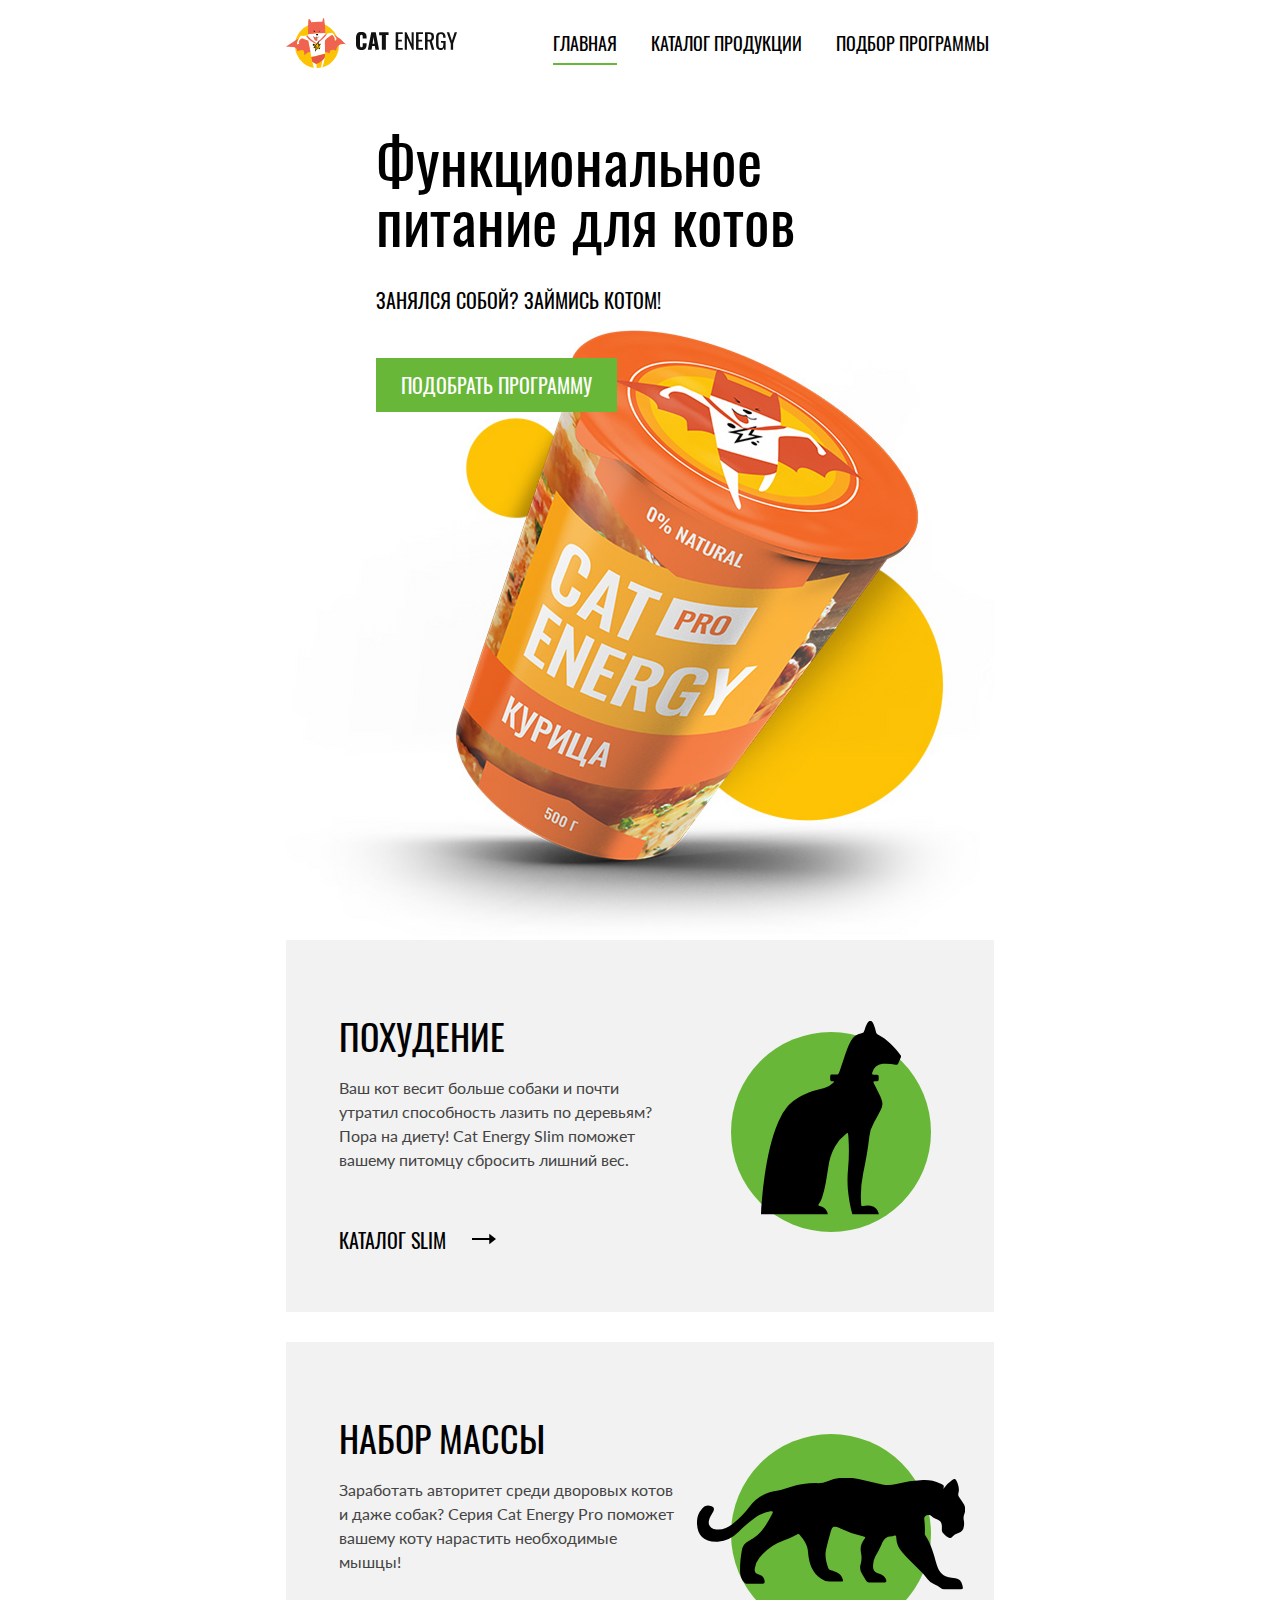
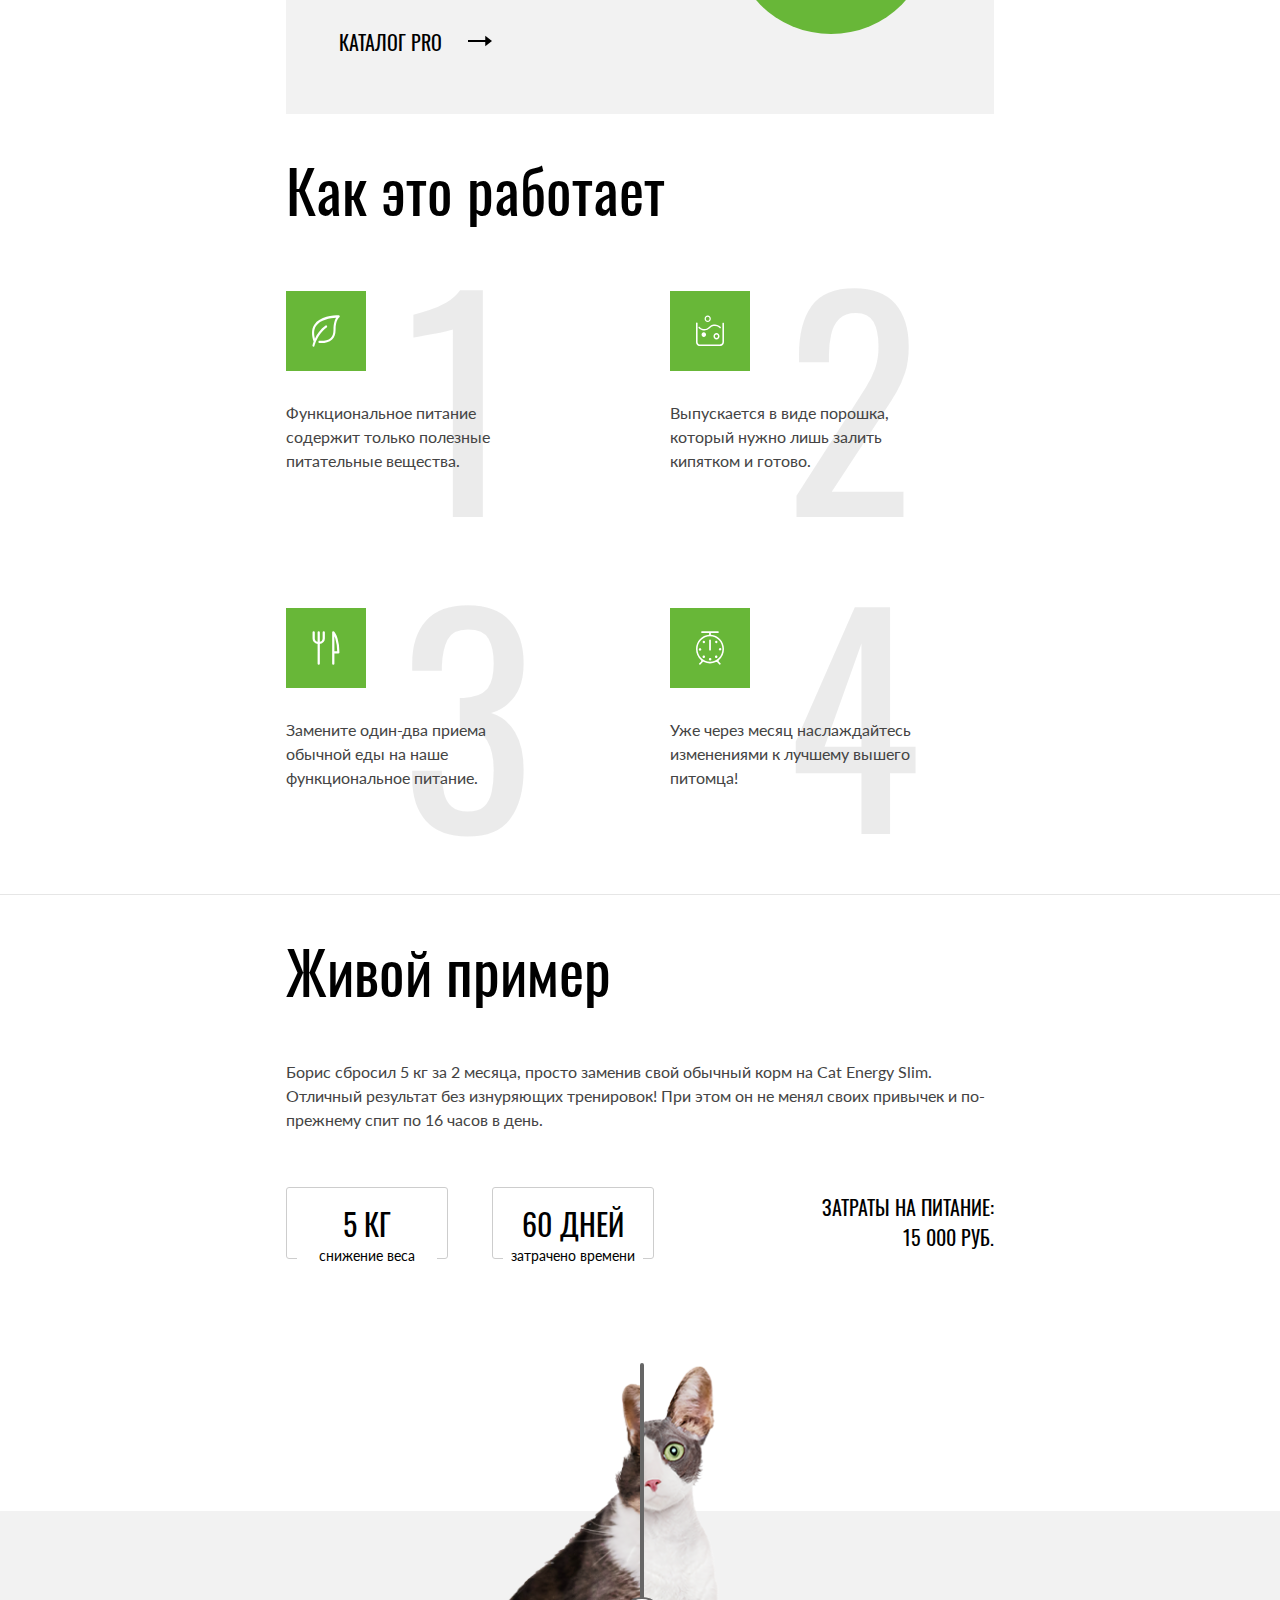
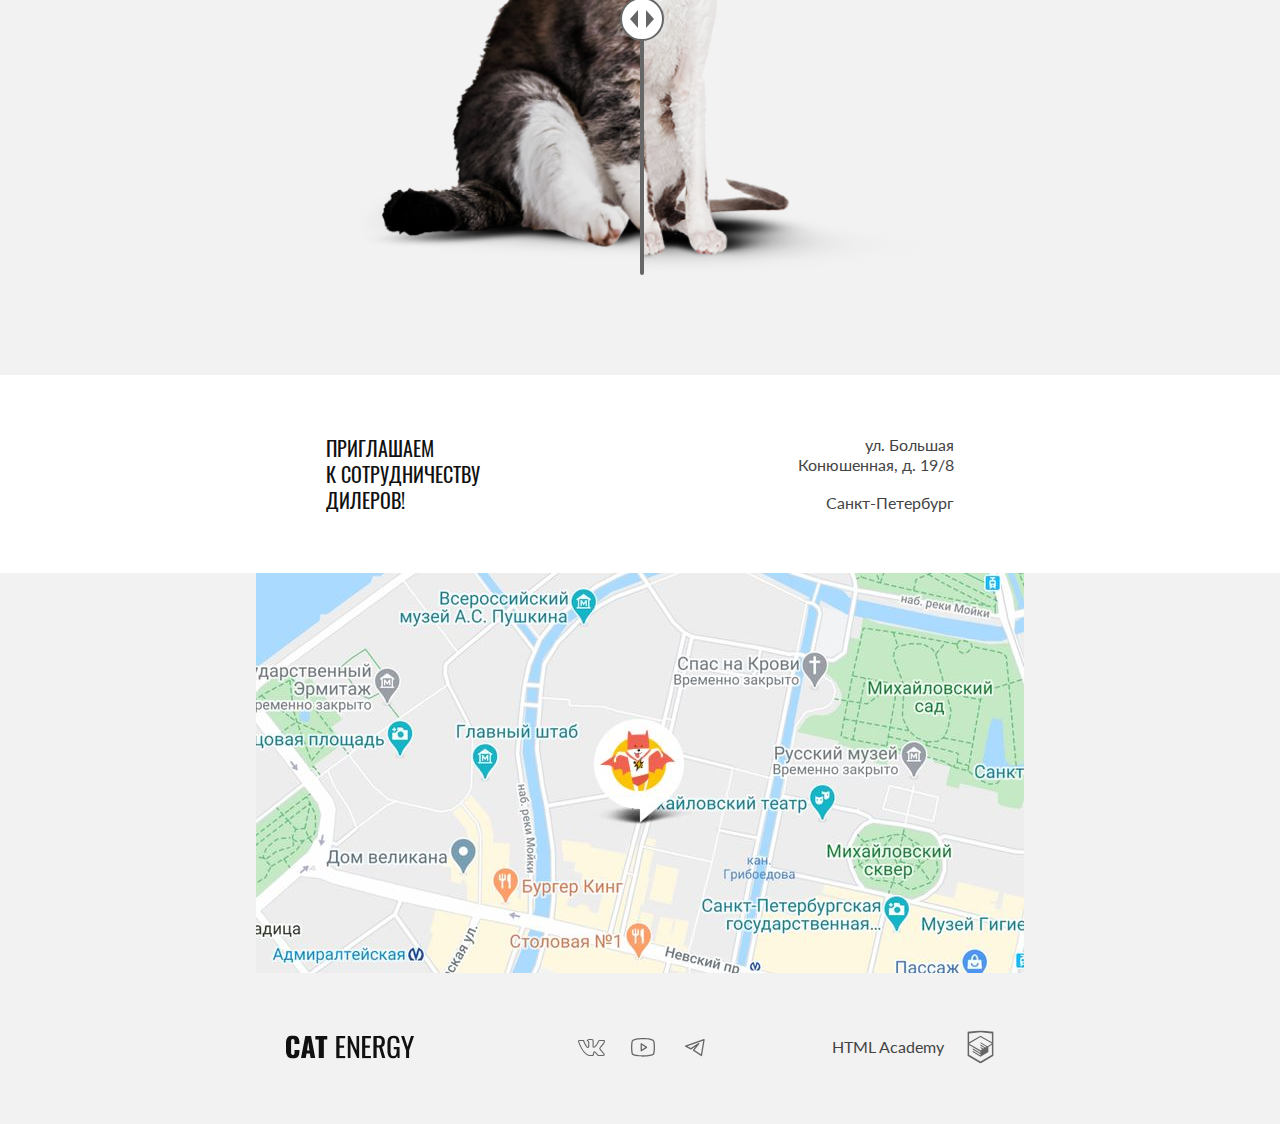
<file: index.html>
<!DOCTYPE html><html class="page" lang="ru"><head><meta charset="UTF-8"><title>Cat Energy</title><meta name="viewport" content="width=device-width,initial-scale=1"><link rel="stylesheet" href="styles/styles.css"><link rel="icon" href="favicon.ico"><link rel="icon" href="favicons/icon.svg" type="image/svg+xml"><link rel="apple-touch-icon" sizes="180x180" href="favicons//180.png"><link rel="manifest" href="/manifest.webmanifest" crossorigin="anonymous"><link rel="preload" href="/fonts/lato/Lato-Regular.woff2" type="font/woff2" crossorigin="anonymous" as="font"><link rel="preload" href="/fonts/oswald/oswaldregular.woff2" type="font/woff2" crossorigin="anonymous" as="font"><script src="scripts/index.js" defer="defer"></script></head><body class="page__body"><header class="header header--no-js" data-test="header"><div class="page__container"><nav class="header__navigation navigation" id="nav"><div class="navigation__wrapper"><a class="logo" href="#"><picture><source width="70" height="59" type="image/svg+xml" media="(min-width: 1440px)" srcset="images/logo-desktop.svg"><source width="60" height="50" type="image/svg+xml" media="(min-width: 768px)" srcset="images/logo-tablet.svg"><img class="logo__image" src="images/logo-mobile.svg" width="33" height="38" alt="Логотип компании"></picture></a><a class="logo" href="#"><picture><source width="118" height="21" type="image/svg+xml" media="(min-width: 1440px)" srcset="images/logo-text.svg"><img class="logo__text" src="images/logo-text.svg" width="101" height="18" alt="Cat Energy"></picture></a><button class="navigation__menu-button" type="button"><span class="visually-hidden">Переключение меню</span></button></div><ul class="navigation__list navigation__list--accent-color navigation__list--no-js"><li class="navigation__item navigation__item--current"><a class="navigation__link link" href="index.html">главная</a></li><li class="navigation__item"><a class="navigation__link link" href="catalog.html">каталог продукции</a></li><li class="navigation__item"><a class="navigation__link link" href="program-selection.html">подбор программы</a></li></ul></nav></div></header><main><section class="hero" data-test="hero"><div class="page__container hero__wrapper"><h2 class="hero__title">Функциональное<br>питание для котов</h2><p class="hero__content">Занялся собой? Займись котом!</p><picture><source width="552" height="499" media="(min-width: 1440px)" type="image/png" srcset="images/hero-desktop@1x.png, images/hero-desktop@2x.png 2x"><source width="709" height="609" media="(min-width: 768px)" type="image/png" srcset="images/hero-tablet@1x.png, images/hero-tablet@2x.png 2x"><img class="hero__image" src="images/hero-mobile@1x.png" srcset="images/hero-mobile@2x.png 2x" width="280" height="270" alt="Cat energy product"></picture><a class="hero__link link button button--middle" href="program-selection.html">Подобрать программу</a></div></section><section class="programs" data-test="programs"><div class="page__container"><h2 class="visually-hidden">Выбор программы</h2><ul class="programs__list"><li class="program program--slim"><h3 class="program__header">похудение</h3><p class="program__content">Ваш кот весит больше собаки и почти утратил способность лазить по деревьям? Пора на диету! Cat Energy Slim поможет вашему питомцу сбросить лишний вес.</p><a class="program__link link" href="catalog.html">каталог slim</a></li><li class="program program--pro"><h3 class="program__header">набор массы</h3><p class="program__content">Заработать авторитет среди дворовых котов и даже собак? Серия Cat Energy Pro поможет вашему коту нарастить необходимые мышцы!</p><a class="program__link link" href="catalog.html">каталог pro</a></li></ul></div></section><section class="instructions" data-test="features"><div class="page__container"><h2 class="instructions__header">Как это работает</h2><ul class="instructions__list"><li class="instructions__item step step--first"><p class="step-content">Функциональное питание содержит только полезные питательные вещества.</p></li><li class="instructions__item step step--second"><p class="step-content">Выпускается в виде порошка, который нужно лишь залить кипятком и готово.</p></li><li class="instructions__item step step--third"><p class="step-content">Замените один-два приема обычной еды на наше функциональное питание.</p></li><li class="instructions__item step step--fourth"><p class="step-content">Уже через месяц наслаждайтесь изменениями к лучшему вышего питомца!</p></li></ul></div></section><section class="experience" data-test="proof"><div class="page__container"><div class="experience__wrapper"><h2 class="experience__header">Живой пример</h2><div class="experience__description"><p class="experience__content">Борис сбросил 5 кг за 2 месяца, просто заменив свой обычный корм на Cat Energy Slim. Отличный результат без изнуряющих тренировок! При этом он не менял своих привычек и по-прежнему спит по 16 часов в день.</p><div class="experience__statistic"><ul class="experience__list"><li><p class="experience__card-content">5 кг</p><div class="experience__card-caption">снижение веса</div></li><li><p class="experience__card-content">60 дней</p><div class="experience__card-caption">затрачено времени</div></li></ul><div class="experience__footer costs"><span class="costs__title">затраты на питание:</span> <span>15 000 руб.</span></div></div></div><div class="experience__demo demo"><div class="demo__image-container"><picture><source width="560" height="512" media="(min-width: 768px)" type="image/png" srcset="images/fatcat-tablet@1x.png, images/fatcat-tablet@2x.png 2x"><img class="demo__image demo__image--before" loading="lazy" src="images/fatcat-mobile@1x.png" srcset="images/fatcat-mobile@2x.png 2x" width="280" height="256" alt="Питомец до"></picture></div><div class="demo__image-container"><picture><source width="560" height="512" media="(min-width: 768px)" type="image/png" srcset="images/thincat-tablet@1x.png, images/thincat-tablet@2x.png 2x"><img class="demo__image demo__image--after" loading="lazy" src="images/thincat-mobile@1x.png" srcset="images/thincat-mobile@2x.png 2x" width="280" height="256" alt="Питомец после"></picture></div><div class="demo__slider"></div></div></div></div></section></main><footer><section class="map" data-test="contacts"><h2 class="visually-hidden">Карта</h2><div class="map__content page__container"><div class="map__invitation invitation"><div class="invitation__title">приглашаем<br>к сотрудничеству<br>дилеров!</div><div class="invitation__address"><span>ул. Большая<br>Конюшенная, д. 19/8</span> <span>Санкт-Петербург</span></div></div></div><div class="map__wrapper"><div class="map__interactive-map map__interactive-map--no-js"><div class="interactive-map"><iframe class="interactive-map__frame" loading="lazy" src="https://yandex.ru/map-widget/v1/?ll=30.320359%2C59.937914&mode=search&ol=geo&ouri=ymapsbm1%3A%2F%2Fgeo%3Fdata%3DCgg1NzM5NDE4NBJh0KDQvtGB0YHQuNGPLCDQodCw0L3QutGCLdCf0LXRgtC10YDQsdGD0YDQsywg0JHQvtC70YzRiNCw0Y8g0JrQvtC90Y7RiNC10L3QvdCw0Y8g0YPQu9C40YbQsCwgMTkvOCIKDZaV8kEVKcFvQg%2C%2C&utm_campaign=desktop&utm_medium=search&utm_source=maps&z=15.7" allowfullscreen width="100%" height="400"></iframe></div></div><picture><source width="1440" height="400" media="(min-width: 1440px)" type="image/jpg" srcset="images/location-desktop@1x.jpg, images/location-desktop@2x.jpg 2x"><source width="768" height="400" media="(min-width: 768px)" type="image/jpg" srcset="images/location-tablet@1x.jpg, images/location-tablet@2x.jpg 2x"><img class="map__image" loading="lazy" src="images/location-mobile@1x.jpg" srcset="images/location-mobile@2x.jpg 2x" width="320" height="362" alt="Карта"></picture></div></section><section class="contacts" data-test="footer"><div class="contacts__wrapper page__container"><h2 class="visually-hidden">Контакты</h2><a class="contacts__logo logo" href="index.html#nav"><img class="logo__image" src="images/logo-text.svg" width="128" height="24" alt="Cat Energy"></a><div class="contacts__social"><ul class="social"><li><a class="social__link social__link--vkontakte" href="https://vk.com/htmlacademy"><span class="visually-hidden">Мы в Вконтакте</span></a></li><li><a class="social__link social__link--youtube" href="https://www.youtube.com/user/htmlacademyru"><span class="visually-hidden">Мы в Ютубе</span></a></li><li><a class="social__link social__link--telegram" href="https://t.me/htmlacademy"><span class="visually-hidden">Мы в Телеграме</span></a></li></ul></div><a class="contacts__copyright copyright" href="https://htmlacademy.ru/intensive/adaptive"><span class="copyright__text">HTML Academy</span><div class="copyright__image"></div></a></div></section></footer></body></html>
</file>
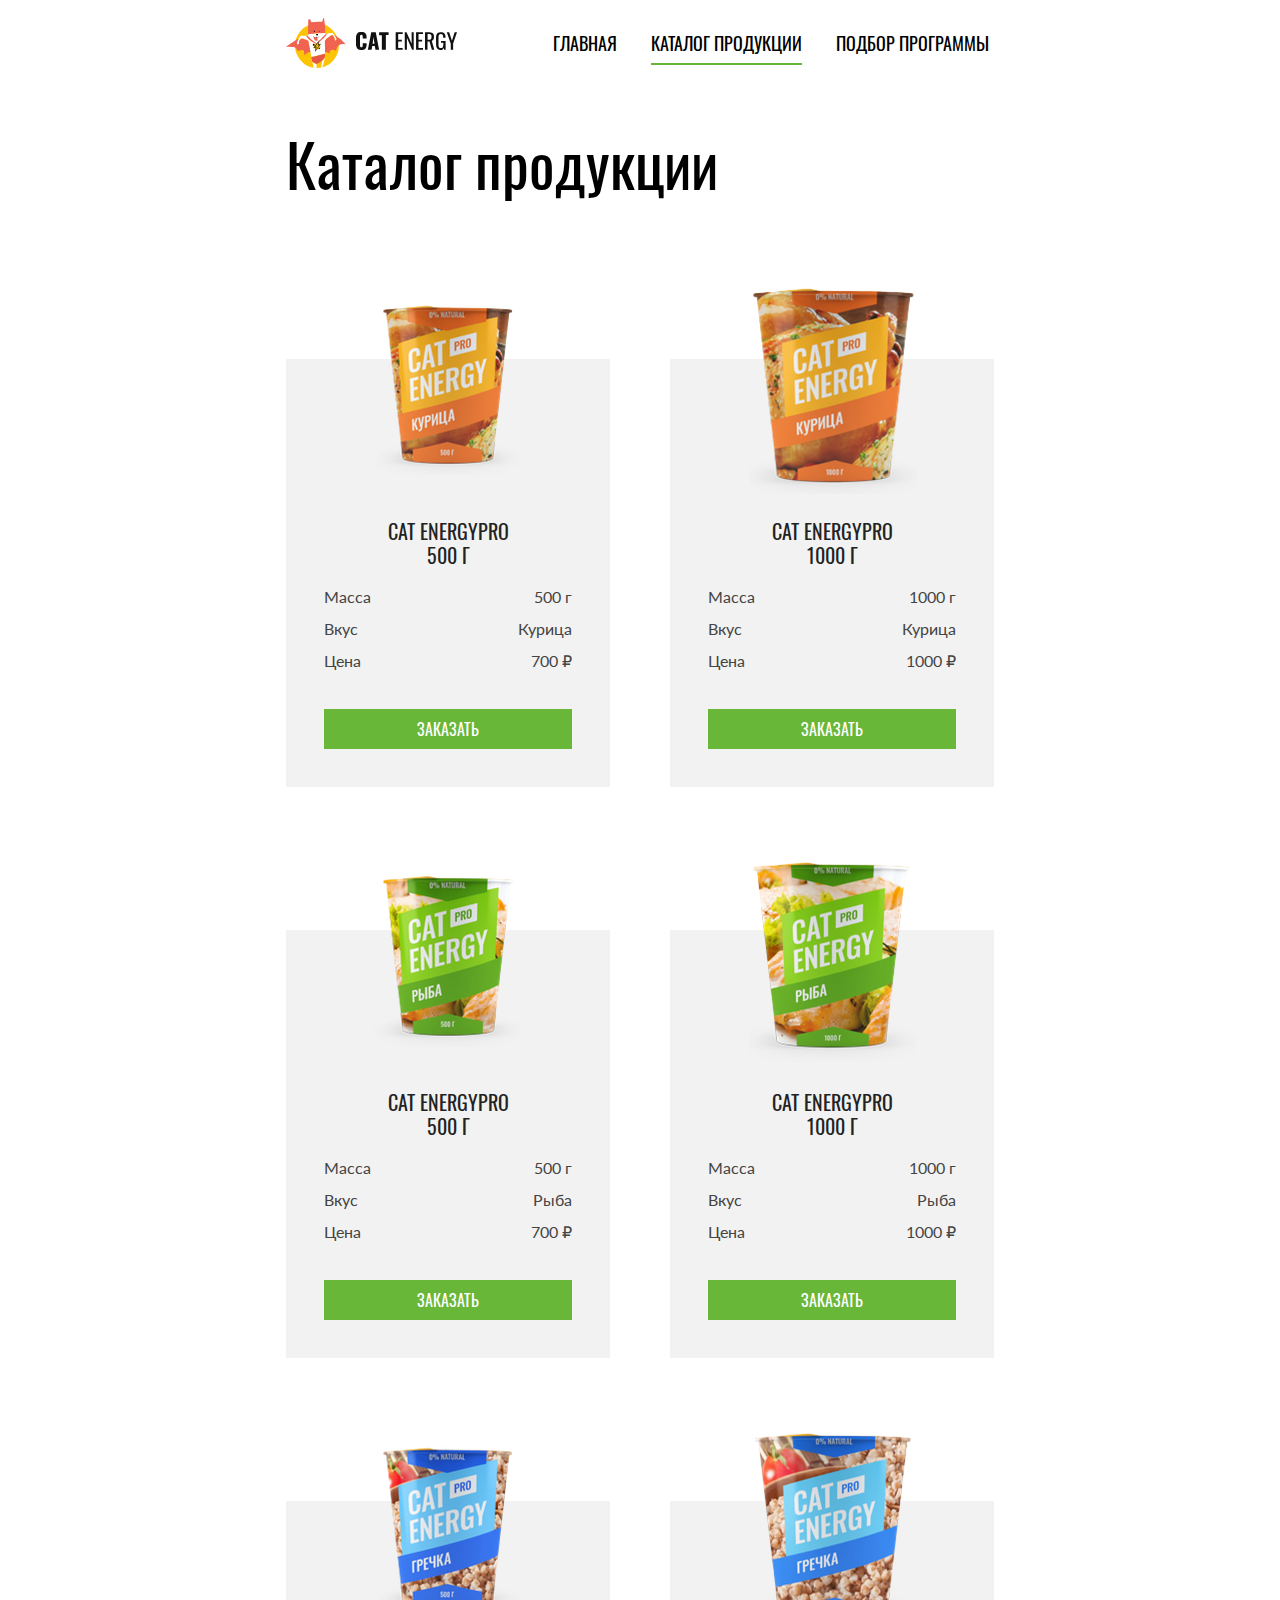
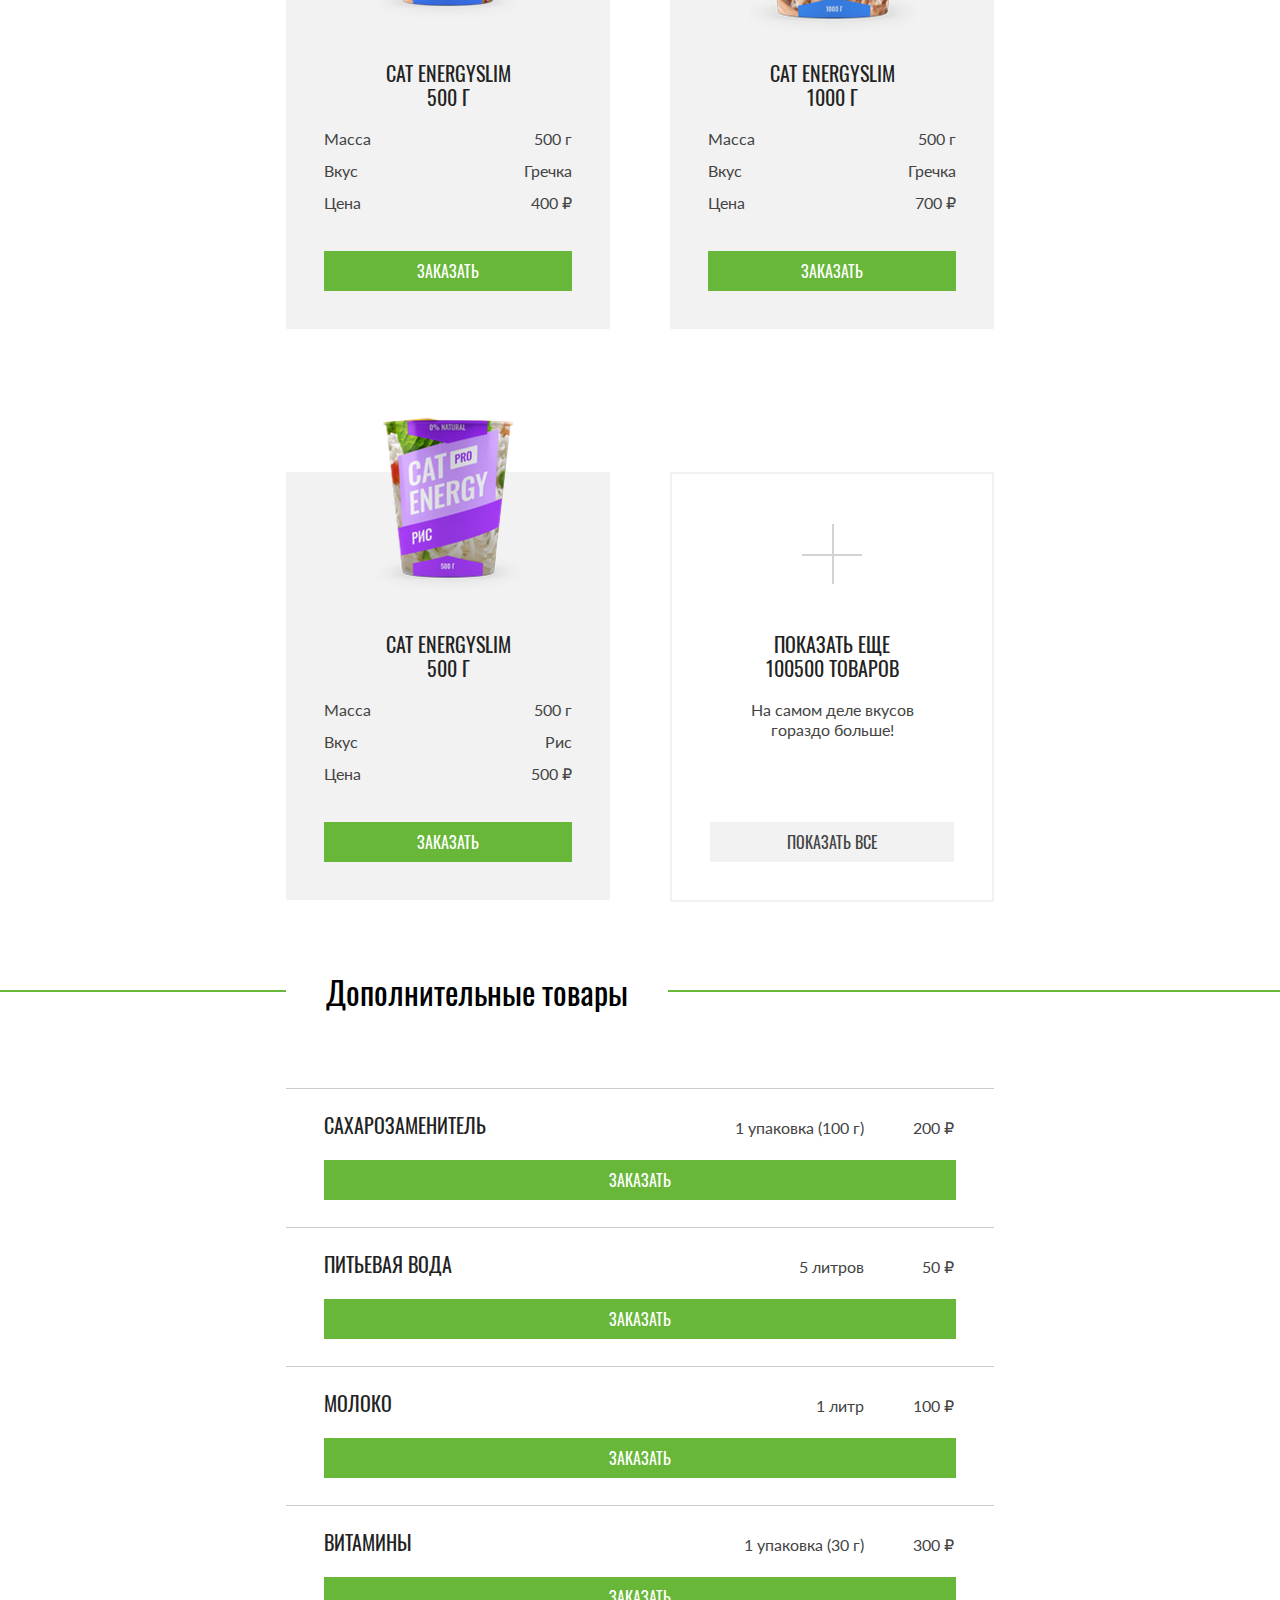
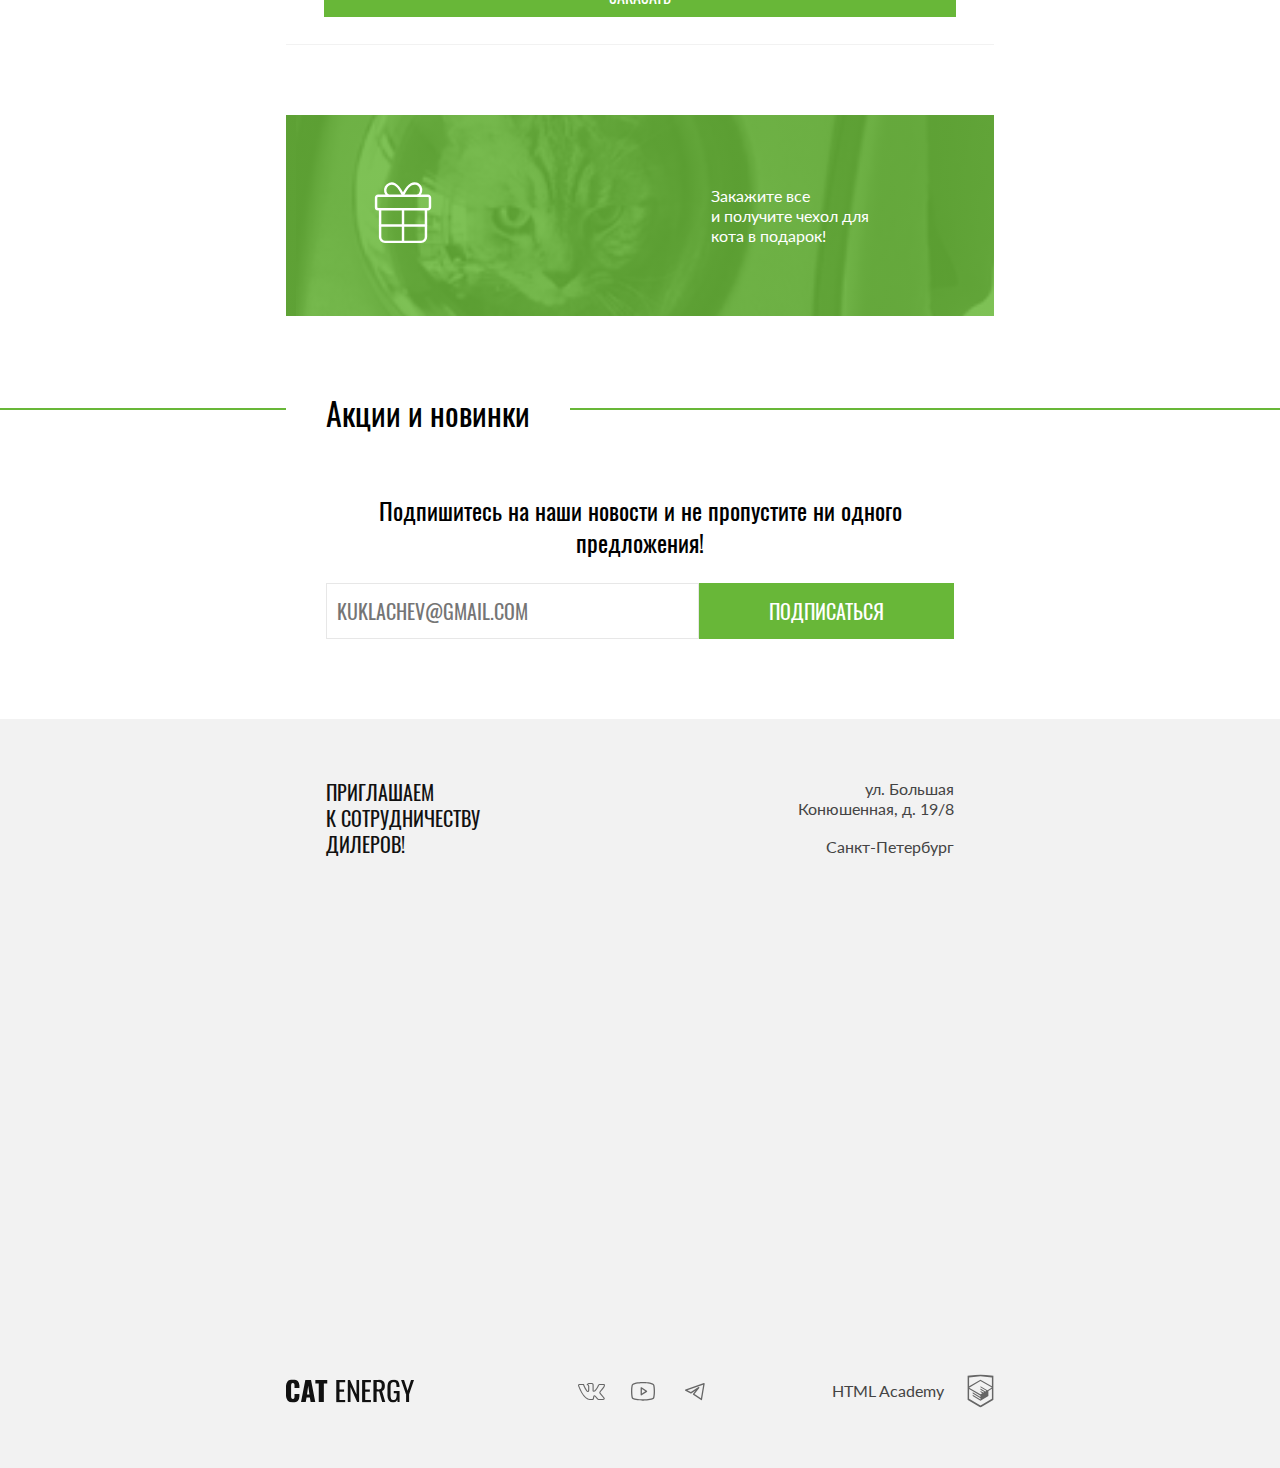
<file: catalog.html>
<!DOCTYPE html><html class="page" lang="ru"><head><meta charset="UTF-8"><title>Cat Energy</title><meta name="viewport" content="width=device-width,initial-scale=1"><link rel="stylesheet" href="styles/styles.css"><link rel="icon" href="favicon.ico"><link rel="icon" href="favicons/icon.svg" type="image/svg+xml"><link rel="apple-touch-icon" sizes="180x180" href="favicons//180.png"><link rel="manifest" href="/manifest.webmanifest" crossorigin="anonymous"><link rel="preload" href="/fonts/lato/Lato-Regular.woff2" type="font/woff2" crossorigin="anonymous" as="font"><link rel="preload" href="/fonts/oswald/oswaldregular.woff2" type="font/woff2" crossorigin="anonymous" as="font"><script src="scripts/index.js" defer="defer"></script></head><body class="page__body"><header class="header header--no-js" data-test="header"><div class="page__container"><nav class="header__navigation navigation"><div class="navigation__wrapper"><a class="logo" href="index.html"><picture><source width="70" height="59" type="image/svg+xml" media="(min-width: 1440px)" srcset="images/logo-desktop.svg"><source width="60" height="50" type="image/svg+xml" media="(min-width: 768px)" srcset="images/logo-tablet.svg"><img class="logo__image" src="images/logo-mobile.svg" width="33" height="38" alt="Логотип"></picture></a><a class="logo" href="index.html"><picture><source width="118" height="21" type="image/svg+xml" media="(min-width: 1440px)" srcset="images/logo-text.svg"><img class="logo__text" src="images/logo-text.svg" width="101" height="18" alt="Cat Energy"></picture></a><button class="navigation__menu-button" type="button"><span class="visually-hidden">Переключение меню</span></button></div><ul class="navigation__list navigation__list--no-js"><li class="navigation__item"><a class="navigation__link link" href="index.html">главная</a></li><li class="navigation__item navigation__item--current"><a class="navigation__link link" href="#">каталог продукции</a></li><li class="navigation__item"><a class="navigation__link link" href="program-selection.html">подбор программы</a></li></ul></nav></div></header><main><section class="catalog" data-test="catalog"><h2 class="catalog__title">Каталог продукции</h2><ul class="catalog__list"><li class="catalog__item"><div class="card"><picture><source width="200" height="210" media="(min-width: 768px)" type="image/png" srcset="images/card-1-tablet@1x.png 1x,images/card-1-tablet@2x.png 2x"><img class="card__image" src="images/card-1-mobile@1x.png" srcset="images/card-1-mobile@2x.png 2x" width="140" height="107" alt="Cat Energy Pro Курица 500 г"></picture><a class="card__content" href="#"><h4 class="card__title">cat energy<br class="card__mobile-breakpoint">pro<br class="card__tablet-breakpoint">500 г</h4><ul class="card__list"><li class="card__item"><span>Масса</span> <span>500 г</span></li><li class="card__item"><span>Вкус</span> <span>Курица</span></li><li class="card__item"><span>Цена</span> <span>700 &#8381;</span></li></ul></a><button class="card__button button button--small" type="button">заказать</button></div></li><li class="catalog__item"><div class="card"><picture><source width="200" height="210" media="(min-width: 768px)" type="image/png" srcset="images/card-2-tablet@1x.png 1x,images/card-2-tablet@2x.png 2x"><img class="card__image" src="images/card-2-mobile@1x.png" srcset="images/card-2-mobile@2x.png 2x" width="140" height="107" alt="Cat Energy Pro Курица 1000 г"></picture><a class="card__content" href="#"><h4 class="card__title">cat energy<br class="card__mobile-breakpoint">pro<br class="card__tablet-breakpoint">1000 г</h4><ul class="card__list"><li class="card__item"><span>Масса</span> <span>1000 г</span></li><li class="card__item"><span>Вкус</span> <span>Курица</span></li><li class="card__item"><span>Цена</span> <span>1000 &#8381;</span></li></ul></a><button class="card__button button button--small" type="button">заказать</button></div></li><li class="catalog__item"><div class="card"><picture><source width="200" height="210" media="(min-width: 768px)" type="image/png" srcset="images/card-3-tablet@1x.png 1x,images/card-3-tablet@2x.png 2x"><img class="card__image" src="images/card-3-mobile@1x.png" srcset="images/card-3-mobile@2x.png 2x" width="140" height="107" alt="Cat Energy Pro Рыба 500 г"></picture><a class="card__content" href="#"><h4 class="card__title">cat energy<br class="card__mobile-breakpoint">pro<br class="card__tablet-breakpoint">500 г</h4><ul class="card__list"><li class="card__item"><span>Масса</span> <span>500 г</span></li><li class="card__item"><span>Вкус</span> <span>Рыба</span></li><li class="card__item"><span>Цена</span> <span>700 &#8381;</span></li></ul></a><button class="card__button button button--small" type="button">заказать</button></div></li><li class="catalog__item"><div class="card"><picture><source width="200" height="210" media="(min-width: 768px)" type="image/png" srcset="images/card-4-tablet@1x.png 1x,images/card-4-tablet@2x.png 2x"><img class="card__image" src="images/card-4-mobile@1x.png" srcset="images/card-4-mobile@2x.png 2x" width="140" height="107" alt="Cat Energy Pro Рыба 1000 г"></picture><a class="card__content" href="#"><h4 class="card__title">cat energy<br class="card__mobile-breakpoint">pro<br class="card__tablet-breakpoint">1000 г</h4><ul class="card__list"><li class="card__item"><span>Масса</span> <span>1000 г</span></li><li class="card__item"><span>Вкус</span> <span>Рыба</span></li><li class="card__item"><span>Цена</span> <span>1000 &#8381;</span></li></ul></a><button class="card__button button button--small" type="button">заказать</button></div></li><li class="catalog__item"><div class="card"><picture><source width="200" height="210" media="(min-width: 768px)" type="image/png" srcset="images/card-5-tablet@1x.png 1x,images/card-5-tablet@2x.png 2x"><img class="card__image" src="images/card-5-mobile@1x.png" srcset="images/card-5-mobile@2x.png 2x" width="140" height="107" alt="Cat Energy Slim Гречка 500 г"></picture><a class="card__content" href="#"><h4 class="card__title">cat energy<br class="card__mobile-breakpoint">slim<br class="card__tablet-breakpoint">500 г</h4><ul class="card__list"><li class="card__item"><span>Масса</span> <span>500 г</span></li><li class="card__item"><span>Вкус</span> <span>Гречка</span></li><li class="card__item"><span>Цена</span> <span>400 &#8381;</span></li></ul></a><button class="card__button button button--small" type="button">заказать</button></div></li><li class="catalog__item"><div class="card"><picture><source width="200" height="210" media="(min-width: 768px)" type="image/png" srcset="images/card-6-tablet@1x.png 1x,images/card-6-tablet@2x.png 2x"><img class="card__image" src="images/card-6-mobile@1x.png" srcset="images/card-6-mobile@2x.png 2x" width="140" height="107" alt="Cat Energy Slim Гречка 1000 г"></picture><a class="card__content" href="#"><h4 class="card__title">cat energy<br class="card__mobile-breakpoint">slim<br class="card__tablet-breakpoint">1000 г</h4><ul class="card__list"><li class="card__item"><span>Масса</span> <span>500 г</span></li><li class="card__item"><span>Вкус</span> <span>Гречка</span></li><li class="card__item"><span>Цена</span> <span>700 &#8381;</span></li></ul></a><button class="card__button button button--small" type="button">заказать</button></div></li><li class="catalog__item"><div class="card"><picture><source width="200" height="210" media="(min-width: 768px)" type="image/png" srcset="images/card-7-tablet@1x.png 1x,images/card-7-tablet@2x.png 2x"><img class="card__image" src="images/card-7-mobile@1x.png" srcset="images/card-7-mobile@2x.png 2x" width="140" height="107" alt="Cat Energy Slim Рис 500 г"></picture><a class="card__content" href="#"><h4 class="card__title">cat energy<br class="card__mobile-breakpoint">slim<br class="card__tablet-breakpoint">500 г</h4><ul class="card__list"><li class="card__item"><span>Масса</span> <span>500 г</span></li><li class="card__item"><span>Вкус</span> <span>Рис</span></li><li class="card__item"><span>Цена</span> <span>500 &#8381;</span></li></ul></a><button class="card__button button button--small" type="button">заказать</button></div></li><li class="catalog__item"><div class="card card--add"><div class="card__content"><h4 class="card__title">показать еще<br class="card__tablet-breakpoint">100500 товаров</h4><div class="card__item">На самом деле вкусов<br class="card__tablet-breakpoint">гораздо больше!</div></div><button class="card__button button button--small button--accent" type="button">показать все</button></div></li></ul></section><section class="additional-products" data-test="additional"><div class="page__container"><h3 class="additional-products__title">Дополнительные товары</h3><div class="additional-products__content"><ul class="additional-products__list"><li class="additional-products__item product"><h4 class="product__title">сахарозаменитель</h4><p class="product__content"><span class="product__volume">1 упаковка (100 г)</span> <span class="product__price">200 &#8381;</span></p><button class="product__button button button--small" type="button">заказать</button></li><li class="additional-products__item product"><h4 class="product__title">питьевая вода</h4><p class="product__content"><span class="product__volume">5 литров</span> <span class="product__price">50 &#8381;</span></p><button class="product__button button button--small" type="button">заказать</button></li><li class="additional-products__item product"><h4 class="product__title">молоко</h4><p class="product__content"><span class="product__volume">1 литр</span> <span class="product__price">100 &#8381;</span></p><button class="product__button button button--small" type="button">заказать</button></li><li class="additional-products__item product"><h4 class="product__title">витамины</h4><p class="product__content"><span class="product__volume">1 упаковка (30 г)</span> <span class="product__price">300 &#8381;</span></p><button class="product__button button button--small" type="button">заказать</button></li></ul><div class="additional-products__promo promo"><div class="promo__description">Закажите все<br>и получите чехол для<br>кота в подарок!</div></div></div></div></section><section class="subcription"><div class="page__container"><h3 class="subcription__title">Акции и новинки</h3><p class="subcription__description">Подпишитесь на наши новости и не пропустите ни одного предложения!</p><form class="subcription__form" action="#"><label class="subcription__label"><input class="subcription__control" id="email" name="email" placeholder="KUKLACHEV@GMAIL.COM"></label> <button class="subcription__button button button--large" type="submit">подписаться</button></form></div></section></main><footer><section class="map map--accent"><h2 class="visually-hidden">Карта</h2><div class="map__content page__container"><div class="map__invitation invitation"><div class="invitation__title">приглашаем<br>к сотрудничеству<br>дилеров!</div><div class="invitation__address"><span>ул. Большая<br>Конюшенная, д. 19/8</span> <span>Санкт-Петербург</span></div></div></div><div class="map__wrapper"><div class="map__interactive-map map__interactive-map--no-js"><div class="interactive-map"><iframe class="interactive-map__frame" loading="lazy" src="https://yandex.ru/map-widget/v1/?ll=30.320359%2C59.937914&mode=search&ol=geo&ouri=ymapsbm1%3A%2F%2Fgeo%3Fdata%3DCgg1NzM5NDE4NBJh0KDQvtGB0YHQuNGPLCDQodCw0L3QutGCLdCf0LXRgtC10YDQsdGD0YDQsywg0JHQvtC70YzRiNCw0Y8g0JrQvtC90Y7RiNC10L3QvdCw0Y8g0YPQu9C40YbQsCwgMTkvOCIKDZaV8kEVKcFvQg%2C%2C&utm_campaign=desktop&utm_medium=search&utm_source=maps&z=15.7" allowfullscreen width="100%" height="400"></iframe></div></div><picture><source width="1440" height="400" media="(min-width: 1440px)" type="image/jpg" srcset="images/location-desktop@1x.jpg, images/location-desktop@2x.jpg 2x"><source width="768" height="400" media="(min-width: 768px)" type="image/jpg" srcset="images/location-tablet@1x.jpg, images/location-tablet@2x.jpg 2x"><img class="map__image" loading="lazy" src="images/location-mobile@1x.jpg" srcset="images/location-mobile@2x.jpg 2x" width="320" height="362" alt="Карта"></picture></div></section><section class="contacts"><div class="contacts__wrapper page__container"><h2 class="visually-hidden">Контакты</h2><a class="contacts__logo logo" href="index.html"><img class="logo__image" src="images/logo-text.svg" width="128" height="24" alt="Cat Energy"></a><div class="contacts__social"><ul class="social"><li><a class="social__link social__link--vkontakte" href="https://vk.com/htmlacademy"><span class="visually-hidden">Мы в Вконтакте</span></a></li><li><a class="social__link social__link--youtube" href="https://www.youtube.com/user/htmlacademyru"><span class="visually-hidden">Мы в Ютубе</span></a></li><li><a class="social__link social__link--telegram" href="https://t.me/htmlacademy"><span class="visually-hidden">Мы в Телеграме</span></a></li></ul></div><a class="contacts__copyright copyright" href="https://htmlacademy.ru/intensive/adaptive"><span class="copyright__text">HTML Academy</span><div class="copyright__image"></div></a></div></section></footer></body></html>
</file>
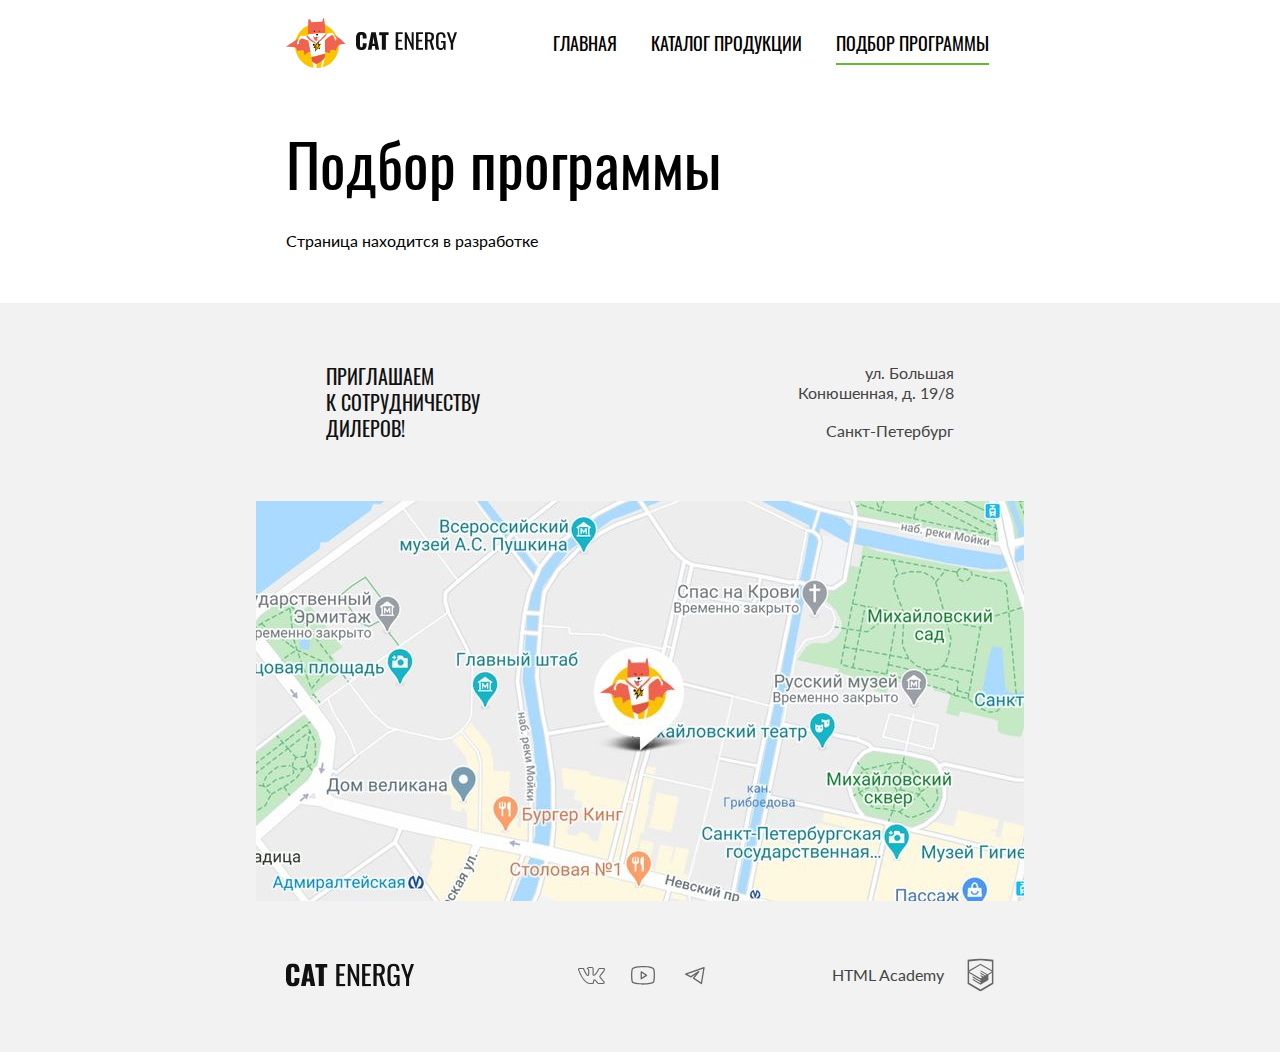
<file: program-selection.html>
<!DOCTYPE html><html class="page" lang="ru"><head><meta charset="UTF-8"><title>Cat Energy</title><meta name="viewport" content="width=device-width,initial-scale=1"><link rel="stylesheet" href="styles/styles.css"><link rel="icon" href="favicon.ico"><link rel="icon" href="favicons/icon.svg" type="image/svg+xml"><link rel="apple-touch-icon" sizes="180x180" href="favicons//180.png"><link rel="manifest" href="/manifest.webmanifest" crossorigin="anonymous"><link rel="preload" href="/fonts/lato/Lato-Regular.woff2" type="font/woff2" crossorigin="anonymous" as="font"><link rel="preload" href="/fonts/oswald/oswaldregular.woff2" type="font/woff2" crossorigin="anonymous" as="font"><script src="scripts/index.js" defer="defer"></script></head><body class="page__body"><header class="header header--no-js"><div class="page__container"><nav class="header__navigation navigation"><div class="navigation__wrapper"><a class="logo" href="index.html"><picture><source width="70" height="59" type="image/svg+xml" media="(min-width: 1440px)" srcset="images/logo-desktop.svg"><source width="60" height="50" type="image/svg+xml" media="(min-width: 768px)" srcset="images/logo-tablet.svg"><img class="logo__image" src="images/logo-mobile.svg" width="33" height="38" alt="Логотип"></picture></a><a class="logo" href="index.html"><picture><source width="118" height="21" type="image/svg+xml" media="(min-width: 1440px)" srcset="images/logo-text.svg"><img class="logo__text" src="images/logo-text.svg" width="101" height="18" alt="Cat Energy"></picture></a><button class="navigation__menu-button" type="button"><span class="visually-hidden">Переключение меню</span></button></div><ul class="navigation__list navigation__list--no-js"><li class="navigation__item"><a class="navigation__link link" href="index.html">главная</a></li><li class="navigation__item"><a class="navigation__link link" href="catalog.html">каталог продукции</a></li><li class="navigation__item navigation__item--current"><a class="navigation__link link" href="#">подбор программы</a></li></ul></nav></div></header><main><section class="catalog"><h2 class="catalog__title">Подбор программы</h2><p>Страница находится в разработке</p></section></main><footer><section class="map map--accent"><h2 class="visually-hidden">Карта</h2><div class="map__content page__container"><div class="map__invitation invitation"><div class="invitation__title">приглашаем<br>к сотрудничеству<br>дилеров!</div><div class="invitation__address"><span>ул. Большая<br>Конюшенная, д. 19/8</span> <span>Санкт-Петербург</span></div></div></div><div class="map__wrapper"><div class="map__interactive-map map__interactive-map--no-js"><div class="interactive-map"><iframe class="interactive-map__frame" loading="lazy" src="https://yandex.ru/map-widget/v1/?ll=30.320359%2C59.937914&mode=search&ol=geo&ouri=ymapsbm1%3A%2F%2Fgeo%3Fdata%3DCgg1NzM5NDE4NBJh0KDQvtGB0YHQuNGPLCDQodCw0L3QutGCLdCf0LXRgtC10YDQsdGD0YDQsywg0JHQvtC70YzRiNCw0Y8g0JrQvtC90Y7RiNC10L3QvdCw0Y8g0YPQu9C40YbQsCwgMTkvOCIKDZaV8kEVKcFvQg%2C%2C&utm_campaign=desktop&utm_medium=search&utm_source=maps&z=15.7" allowfullscreen width="100%" height="400"></iframe></div></div><picture><source width="1440" height="400" media="(min-width: 1440px)" type="image/jpg" srcset="images/location-desktop@1x.jpg, images/location-desktop@2x.jpg 2x"><source width="768" height="400" media="(min-width: 768px)" type="image/jpg" srcset="images/location-tablet@1x.jpg, images/location-tablet@2x.jpg 2x"><img class="map__image" loading="lazy" src="images/location-mobile@1x.jpg" srcset="images/location-mobile@2x.jpg 2x" width="320" height="362" alt="Карта"></picture></div></section><section class="contacts"><div class="contacts__wrapper page__container"><h2 class="visually-hidden">Контакты</h2><a class="contacts__logo logo" href="index.html"><img class="logo__image" src="images/logo-text.svg" width="128" height="24" alt="Cat Energy"></a><div class="contacts__social"><ul class="social"><li><a class="social__link social__link--vkontakte" href="https://vk.com/htmlacademy"><span class="visually-hidden">Мы в Вконтакте</span></a></li><li><a class="social__link social__link--youtube" href="https://www.youtube.com/user/htmlacademyru"><span class="visually-hidden">Мы в Ютубе</span></a></li><li><a class="social__link social__link--telegram" href="https://t.me/htmlacademy"><span class="visually-hidden">Мы в Телеграме</span></a></li></ul></div><a class="contacts__copyright copyright" href="https://htmlacademy.ru/intensive/adaptive"><span class="copyright__text">HTML Academy</span><div class="copyright__image"></div></a></div></section></footer></body></html>
</file>
<file: styles/styles.css>
body,h1,h2,h3,h4,p{margin:0;padding:0}ul,ol{margin-block:0;margin-inline:0;padding-inline-start:0;list-style:none}a{text-decoration:none}button{border:none;padding-inline:0}body{background-color:#fff;font-family:Lato,Arial,sans-serif}h2{color:#000;font-family:Oswald,Arial,sans-serif;font-size:36px;font-weight:400;line-height:40px}@media screen and (width>=768px){h2{font-size:60px;line-height:60px}}h3{color:#000;font-family:Oswald,Arial,sans-serif;font-size:24px;font-weight:400;line-height:24px}@media screen and (width>=768px){h3{font-size:32px;line-height:32px}}@media screen and (width>=1440px){h3{font-size:40px;line-height:40px}}@font-face{font-family:Lato;src:url(../fonts/lato/Lato-Regular.woff2)format("woff2"),url(../fonts/lato/Lato-Regular.woff)format("woff");font-weight:400;font-style:normal;font-display:swap}@font-face{font-family:Oswald;src:url(../fonts/oswald/oswaldregular.woff2)format("woff2"),url(../fonts/oswald/oswaldregular.woff)format("woff");font-weight:400;font-style:normal;font-display:swap}.button{text-align:center;text-transform:uppercase;color:#fff;cursor:pointer;background-color:#68b738;border-radius:0;font-family:Oswald,Arial,sans-serif;font-weight:400;display:block}.button:hover{background-color:#5eaa2f}.button:active{color:#ffffff4d;background-color:#5eaa2f}.button--accent{color:#444;background-color:#f2f2f2}.button--accent:hover{background-color:#ebebeb}.button--accent:active{color:#444;background-color:#ebebeb}.button--small,.button--middle{flex-direction:column;justify-content:center;align-items:center;height:40px;font-size:16px;line-height:20px;display:flex}@media screen and (width>=768px){.button--middle{height:54px;padding:0 25px;font-size:20px;line-height:26px}}.button--large{flex-direction:column;justify-content:center;align-items:center;height:56px;font-size:20px;line-height:26px;display:flex}.link:link,.link:visited{opacity:1}.link:hover{opacity:.6}.link:active{opacity:.3}.visually-hidden{white-space:nowrap;-webkit-clip-path:inset(100%);clip-path:inset(100%);clip:rect(0 0 0 0);border:0;width:1px;height:1px;margin:-1px;padding:0;position:absolute;overflow:hidden}.page{background-color:#0000;width:100%;max-width:1440px;margin:0 auto;font-family:Lato,Arial,sans-serif}.page__body{background-color:#0000;font-family:inherit}.page__container{box-sizing:border-box;width:280px;margin:0 auto}@media screen and (width>=768px){.page__container{width:708px}}@media screen and (width>=1440px){.page__container{width:1220px}}.page__container--tablet-activate{width:100%}.header{justify-content:center;align-items:center;width:100%;height:65px;display:flex;position:relative}@media screen and (width>=1440px){.header{padding-top:45px;position:absolute;top:0;left:0}}.header--no-js{min-height:240px}@media screen and (width>=768px){.header__navigation{padding-top:20px}}.navigation{background-color:#0000}@media screen and (width>=768px){.navigation{justify-content:space-between;align-items:center;height:50px;display:flex}}.navigation__wrapper{justify-content:space-between;align-items:center;height:38px;display:flex}@media screen and (width>=768px){.navigation__wrapper{height:50px}}.navigation__menu-button{background-color:#0000;background-image:url(/icons/stack.svg#burger-menu);background-repeat:no-repeat;background-size:100%;width:25px;height:24px;padding:0}@media screen and (width>=768px){.navigation__menu-button{display:none}}.navigation__menu-button--open{background-image:url(/icons/stack.svg#close);width:25px;height:20px}.navigation__list{color:#000;z-index:5;background-color:#fff;flex-direction:column;justify-content:center;align-items:center;display:none;position:absolute;top:65px;left:0;right:0}@media screen and (width>=768px){.navigation__list{flex-direction:row;justify-content:space-between;width:436px;padding:0 5px;display:flex;position:relative;top:0}}@media screen and (width>=1440px){.navigation__list{background-color:#0000;width:475px}}.navigation__list--open{display:flex}.navigation__list--no-js{display:block;position:relative;top:0}.navigation__item{text-transform:uppercase;box-sizing:border-box;border-top:1px solid #e6e6e6;flex-direction:column;justify-content:center;align-items:center;width:100%;height:65px;font-family:Oswald,Arial,sans-serif;font-size:20px;font-weight:400;line-height:20px;display:flex}@media screen and (width>=768px){.navigation__item{border-top:none;width:-moz-fit-content;width:fit-content;font-size:18px;line-height:24px}}@media screen and (width>=1440px){.navigation__item{font-size:20px;line-height:20px}}.navigation__item.navigation__item--current{border-bottom:none;position:relative}@media screen and (width>=768px){.navigation__item.navigation__item--current:after{content:"";border-bottom:2px solid #68b738;position:absolute;bottom:10px;left:0;right:0}}@media screen and (width>=1440px){.navigation__item.navigation__item--current:after{border-bottom:2px solid #68b738}.navigation__list--accent-color .navigation__item--current{color:#fff}.navigation__list--accent-color .navigation__item--current:after{border-bottom:2px solid #fff}.navigation__list--accent-color{color:#fff}}.navigation__link{color:inherit}.map{background-color:#fff;grid-auto-flow:row;row-gap:0;display:grid;position:relative;overflow:hidden}.map--accent{background-color:#f2f2f2}.map__content{max-width:1440px;margin:0 auto;position:relative}.map__invitation{margin:27px 0}@media screen and (width>=768px){.map__invitation{width:628px;margin:60px auto}}@media screen and (width>=1440px){.map__invitation{z-index:2;background-color:#fff;width:405px;padding:60px 80px;position:absolute;top:0;left:0;transform:translateY(35px)}}.map__wrapper{background-color:#f2f2f2;width:100%;position:relative}.map__image{margin:0 auto;display:block}@media screen and (width>=768px){.map__image{width:768px}}@media screen and (width>=1440px){.map__image{width:1440px}}.map__interactive-map{width:320px;height:362px;margin:0 auto;position:absolute;inset:0}@media screen and (width>=768px){.map__interactive-map{width:768px;height:400px}}@media screen and (width>=1440px){.map__interactive-map{width:1440px}}.map__interactive-map--no-js{display:none}.interactive-map{position:relative;overflow:hidden}.interactive-map__frame{border:0;width:100%;height:400px;position:relative}.invitation{background-color:#0000;grid-template-columns:1fr 1fr;display:grid}@media screen and (width>=1440px){.invitation{background-color:#fff;justify-content:space-between;display:flex}}.invitation__title{color:#111;text-transform:uppercase;font-family:Oswald,Arial,sans-serif;font-size:16px;line-height:20px}@media screen and (width>=768px){.invitation__title{font-size:20px;line-height:26px}}.invitation__address{color:#444;font-display:swap;flex-direction:column;justify-content:space-between;align-items:flex-start;font-family:Lato,Arial,sans-serif;font-size:14px;font-weight:400;line-height:20px;display:flex}@media screen and (width>=768px){.invitation__address{text-align:right;align-items:flex-end;font-size:16px;line-height:20px}}@media screen and (width>=1440px){.invitation__address{text-align:left;align-items:flex-start}}.contacts{background-color:#f2f2f2}.contacts__wrapper{background-color:#0000;flex-direction:column;align-items:center;padding:20px 0;display:flex}@media screen and (width>=768px){.contacts__wrapper{flex-direction:row;justify-content:space-between;padding:37px 0 40px}}@media screen and (width>=1440px){.contacts__wrapper{padding-top:47px}}.contacts__logo{justify-content:center;width:100%;padding:20px 0;display:flex}@media screen and (width>=768px){.contacts__logo{text-align:left;width:128px;display:block}}.contacts__social{border-top:1px solid #d9d9d9;border-bottom:1px solid #d9d9d9;flex-direction:column;justify-content:center;align-items:center;width:100%;padding:20px 0;display:flex}@media screen and (width>=768px){.contacts__social{border:none;width:-moz-fit-content;width:fit-content;padding-left:40px}}.contacts__copyright{width:100%;padding:20px 0}@media screen and (width>=768px){.contacts__copyright{width:162px}}.copyright__text:hover{color:#68b738}.copyright__text:active{opacity:.3}.copyright__image:hover{background-color:#68b738}.copyright__image:active{opacity:.3}.social{justify-content:space-between;width:132px;height:22px;display:flex}.social__link{height:100%}.social__link:before{content:"";object-fit:contain;background-color:#666;width:28px;height:22px;display:block;-webkit-mask-position:50%;mask-position:50%;-webkit-mask-repeat:no-repeat;mask-repeat:no-repeat}.social__link:hover:before,.social__link:focus:before{background-color:#68b738}.social__link:active:before{opacity:.3;background-color:#68b738}.social__link.social__link--vkontakte:before{-webkit-mask-image:url(/icons/stack.svg#vkontakte);mask-image:url(/icons/stack.svg#vkontakte)}.social__link.social__link--youtube:before{-webkit-mask-image:url(/icons/stack.svg#youtube);mask-image:url(/icons/stack.svg#youtube)}.social__link.social__link--telegram:before{-webkit-mask-image:url(/icons/stack.svg#telegram);mask-image:url(/icons/stack.svg#telegram)}.copyright{flex-shrink:0;justify-content:space-between;align-items:center;display:flex}.copyright__text{color:#444;font-family:Lato,Arial,sans-serif;font-size:16px;font-weight:400;line-height:20px}.copyright__image{background-color:#666;width:27px;height:34px;display:block;-webkit-mask-image:url(/icons/stack.svg#htmlacademy);mask-image:url(/icons/stack.svg#htmlacademy);-webkit-mask-position:50%;mask-position:50%;-webkit-mask-size:27px 34px;mask-size:27px 34px;-webkit-mask-repeat:no-repeat;mask-repeat:no-repeat}.logo{background-color:#0000}.logo:link,.logo:visited{opacity:1}.logo:hover{opacity:.8}.logo:active{opacity:.6}.logo__image{display:block}@media screen and (width>=768px){.logo__image{margin-right:10px}}@media screen and (width>=1440px){.logo__image{margin-right:15px}}.logo__text{margin-right:10px}.hero{color:#fff;background:linear-gradient(#68b738d9 0% 63%,#fff 63% 100%),url(/images/hero-cat-mobile@1x.jpg) top no-repeat,linear-gradient(90deg,#555 0%,#414141 100%);min-height:480px;font-family:Oswald,Arial,sans-serif}@media screen and (resolution>=2dppx){.hero{background:linear-gradient(#68b738d9 0% 63%,#fff 63%),url(/images/hero-cat-mobile@2x.jpg) top/contain no-repeat,linear-gradient(90deg,#555 0%,#414141 100%)}}@media screen and (width>=768px){.hero{color:#000;background:0 0;min-height:855px}}@media screen and (width>=1440px){.hero{background:linear-gradient(90deg,#fff 50%,#68b738d9 50% 100%),url(/images/hero-cat-desktop@1x.jpg) right -85% bottom/contain no-repeat,linear-gradient(90deg,#fff 50%,#414141 50% 100%);min-height:630px;padding-top:64px}}@media screen and (width>=1440px) and (resolution>=2dppx){.hero{background:linear-gradient(90deg,#fff 50%,#68b738d9 50% 100%),url(/images/hero-cat-desktop@2x.jpg) right -85% bottom/contain no-repeat,linear-gradient(90deg,#fff 50%,#414141 50% 100%)}}.hero__wrapper{flex-direction:column;justify-content:flex-start;align-items:center;display:flex;position:relative}@media screen and (width>=768px){.hero__wrapper{align-items:flex-start;min-height:855px;padding:65px 90px 0}}@media screen and (width>=1440px){.hero__wrapper{min-height:630px;padding:160px 80px 0}}.hero__image{z-index:5;display:block}@media screen and (width>=768px){.hero__image{z-index:-1;position:absolute;top:265px;left:0}}@media screen and (width>=1440px){.hero__image{z-index:5;position:absolute;top:52%;left:59%;transform:translate(-50%,-50%)}}.hero__title{text-align:center;color:#fff;padding:28px 0 25px;font-size:36px;font-weight:400;line-height:36px}@media screen and (width>=768px){.hero__title{text-align:left;color:#000;padding:0 0 40px;font-size:60px;line-height:60px}}.hero__content{text-align:center;text-transform:uppercase;padding:0 0 29px;font-size:14px;font-weight:400;line-height:14px}@media screen and (width>=768px){.hero__content{text-align:left;padding-bottom:45px;font-size:20px;line-height:20px}}@media screen and (width>=1440px){.hero__content{padding-bottom:52px}}.hero__link{width:100%;margin-top:3px}@media screen and (width>=768px){.hero__link{width:auto}}.programs{padding:20px 0}@media screen and (width>=768px){.programs{margin-bottom:25px}}@media screen and (width>=1440px){.programs{margin-bottom:0;padding:0}}.programs__list{grid-gap:20px;display:grid}@media screen and (width>=768px){.programs__list{grid-gap:30px}}@media screen and (width>=1440px){.programs__list{grid-gap:80px;grid-template-columns:1fr 1fr;padding:80px 0 70px}}.program{box-sizing:border-box;background-color:#f2f2f2;width:100%;min-height:266px;padding:20px;position:relative}.program:before{content:"";background-color:#68b738;border-radius:50%;width:50px;min-height:50px;position:absolute;top:25px;left:20px}.program:after{content:"";z-index:3;background-position:50%;background-repeat:no-repeat;background-size:contain;width:50px;height:50px;padding:20px;position:absolute;top:0;left:0}@media screen and (width>=768px){.program{width:100%;min-height:372px;padding:60px 53px}.program:before{width:200px;height:200px;top:50%;left:75%;transform:translate(-43%,-47%)}.program:after{width:200px;height:200px;padding:40px;top:50%;left:75%;transform:translate(-45%,-53%)}}@media screen and (width>=1440px){.program{min-height:374px}.program:before{width:100px;height:100px;margin:20px;top:35px;left:35px;transform:translate(0)}.program:after{width:100px;height:100px;padding:20px;top:25px;left:25px;transform:translate(0)}}.program--slim:after{background-image:url(/icons/stack.svg#cat-sit);background-size:36px 50px}@media screen and (width>=768px){.program--slim:after{background-size:140px 194px}}@media screen and (width>=1440px){.program--slim:after{background-size:70px 97px}}.program--pro:after{background-image:url(/icons/stack.svg#cat-walk);background-size:67px 28px;top:4px}@media screen and (width>=768px){.program--pro:after{background-size:268px 112px;top:50%;transform:translate(-45%,-48%)}}@media screen and (width>=1440px){.program--pro:after{background-size:134px 567px;top:30px;left:35px;transform:translate(0)}}.program__header{text-transform:uppercase;padding:10px 0 30px 70px;font-family:Oswald,Arial,sans-serif;font-size:24px;font-weight:400;line-height:37px}@media screen and (width>=768px){.program__header{padding:18px 0 22px;font-size:36px;line-height:36px}}@media screen and (width>=1440px){.program__header{padding:25px 0 70px 162px}}.program__content{color:#444;font-display:swap;border-bottom:1px solid #d9d9d9;margin-bottom:20px;padding-bottom:20px;font-family:Lato,Arial,sans-serif;font-size:14px;font-weight:400;line-height:18px}@media screen and (width>=768px){.program__content{border-bottom:none;width:340px;padding-bottom:40px;font-size:16px;line-height:24px}}@media screen and (width>=1440px){.program__content{width:100%;padding-bottom:15px}}.program__link{color:#000;text-align:center;text-transform:uppercase;background-color:#0000;border-radius:0;font-family:Oswald,Arial,sans-serif;font-size:16px;font-weight:400;line-height:16px;position:relative}.program__link:after{content:"";background-color:#000;width:24px;height:12px;position:absolute;top:5px;right:-40px;-webkit-mask-image:url(/icons/stack.svg#arrow);mask-image:url(/icons/stack.svg#arrow);-webkit-mask-size:24px 12px;mask-size:24px 12px;-webkit-mask-repeat:no-repeat;mask-repeat:no-repeat}@media screen and (width>=768px){.program__link{font-size:20px;line-height:auto}.program__link:after{top:8px;right:-50px}}.instructions{padding-bottom:50px}@media screen and (width>=768px){.instructions{border-bottom:1px solid #e6e6e6;padding-bottom:6px}}@media screen and (width>=1440px){.instructions{border-bottom:none}}.instructions__header{padding:0 0 40px}.instructions__list{grid-gap:20px;grid-auto-flow:row;display:grid}@media screen and (width>=768px){.instructions__list{grid-gap:37px 60px;counter-reset:element;grid-template-columns:1fr 1fr;margin-top:32px}}@media screen and (width>=1440px){.instructions__list{flex-direction:row;justify-content:space-between;display:flex}}.instructions__item{color:#444;font-display:swap;font-family:Lato,Arial,sans-serif;font-size:14px;font-weight:400;line-height:18px}@media screen and (width>=768px){.instructions__item{font-size:16px;line-height:24px}}.step{min-height:60px;position:relative}.step:before{content:"";object-fit:none;background-color:#68b738;background-position:50%;background-repeat:no-repeat;background-size:40%;width:60px;height:60px;position:absolute;top:0;left:0}@media screen and (width>=768px){.step{min-height:280px}.step:before{background-size:35%;width:80px;height:80px}.step:after{counter-increment:element;content:counter(element);opacity:.1;text-align:center;font-family:Oswald,Arial,sans-serif;font-size:280px;line-height:200px;position:absolute;top:0;left:0;right:0;transform:translate(20px)}}@media screen and (width>=1440px){.step{width:250px}.step:after{transform:translate(60px)}}.step--first:before{background-image:url(/icons/stack.svg#leaf)}@media screen and (width>=768px){.step--first:after{transform:translate(10px)}}@media screen and (width>=1440px){.step--first:after{transform:translate(50px)}}.step--second:before{background-image:url(/icons/stack.svg#water)}.step--third:before{background-image:url(/icons/stack.svg#eat)}.step--fourth:before{background-image:url(/icons/stack.svg#clock)}.step-content{padding-left:80px}@media screen and (width>=768px){.step-content{padding:110px 80px 0 0}}@media screen and (width>=1440px){.step-content{padding-right:5px}}.experience{background-color:#eaeaea;padding:20px 0 17px}@media screen and (width>=768px){.experience{background:linear-gradient(#fff 57%,#f2f2f2 57% 100%);padding:45px 0 60px}}@media screen and (width>=1440px){.experience{background:0 0,linear-gradient(#fff 25%,#f2f2f2 25% 100%);margin-top:25px;padding:0}.experience__wrapper{grid-template:"title demo"210px"content demo"/1fr 1fr;width:100%;padding-bottom:10px;display:grid}}.experience__header{background-color:#0000;padding-bottom:40px}@media screen and (width>=768px){.experience__header{background-color:#fff}}@media screen and (width>=1440px){.experience__header{background-color:#0000;grid-area:title;padding-bottom:0}}.experience__description{grid-gap:20px;background-color:#0000;grid-auto-flow:row;display:grid}@media screen and (width>=768px){.experience__description{grid-gap:55px;background-color:#fff;padding:20px 0 50px}}@media screen and (width>=1440px){.experience__description{grid-gap:25px;background-color:#0000;grid-area:content;width:432px;padding:0}}.experience__content{color:#444;font-display:swap;font-family:Lato,Arial,sans-serif;font-size:14px;font-weight:400;line-height:18px}@media screen and (width>=768px){.experience__content{font-size:16px;line-height:24px}}@media screen and (width>=1440px){.experience__content{padding-top:0}}.experience__statistic{flex-wrap:wrap;display:flex}.experience__list{justify-content:space-between;width:100%;display:flex}@media screen and (width>=768px){.experience__list{width:52%}}@media screen and (width>=1440px){.experience__list{width:370px}}.experience__card-content{text-transform:uppercase;color:#000;border:1px solid #cdcdcd;border-radius:3px;flex-direction:column;justify-content:center;align-items:center;width:122px;height:54px;font-family:Oswald,Arial,sans-serif;font-size:24px;line-height:24px;display:flex}@media screen and (width>=768px){.experience__card-content{width:160px;height:70px;font-size:30px;line-height:37px}}.experience__card-caption{text-align:center;background-color:#eaeaea;width:60%;margin:0 auto;padding:0 5px;font-family:Lato,Arial,sans-serif;font-size:12px;line-height:12px;transform:translateY(-10px)}@media screen and (width>=768px){.experience__card-caption{background-color:#fff;width:80%;padding:0 5px;font-size:14px;line-height:14px}}@media screen and (width>=1440px){.experience__card-caption{background-color:#eaeaea}}.experience__footer{text-align:center;width:100%;margin-top:10px}@media screen and (width>=768px){.experience__footer{width:48%}}@media screen and (width>=1440px){.experience__footer{width:100%;padding-bottom:70px}}.experience__demo{margin:20px 0}@media screen and (width>=768px){.experience__demo{margin:40px auto}}@media screen and (width>=1440px){.experience__demo{grid-area:demo;margin:0 0 80px 50px}}.costs{color:#000;text-transform:uppercase;font-family:Oswald,Arial,sans-serif;font-size:14px;line-height:20px}@media screen and (width>=768px){.costs{flex-direction:column;align-items:flex-end;font-size:20px;line-height:20px;display:flex}}@media screen and (width>=1440px){.costs{flex-direction:row}}@media screen and (width>=768px){.costs__title{padding-bottom:10px}}@media screen and (width>=1440px){.costs__title{padding-bottom:0;padding-right:70px}}.demo{grid-template-columns:1fr 1fr;height:256px;display:grid;position:relative}@media screen and (width>=768px){.demo{width:560px;height:512px}}.demo__image{object-fit:none;width:100%;height:256px}.demo__image.demo__image--before{object-position:0%}.demo__image.demo__image--after{object-position:100%}@media screen and (width>=768px){.demo__image{width:280px;height:512px}}.demo__image-container{width:100%;height:256px}@media screen and (width>=768px){.demo__image-container{width:280px;height:512px}}.demo__slider{box-sizing:border-box;border:2px solid #666;border-radius:2px;width:0;height:256px;position:absolute;top:0;left:50%}.demo__slider:before{content:"";background-color:#fff;border:2px solid #666;border-radius:50%;width:40px;height:40px;position:absolute;top:50%;left:50%;transform:translate(-50%,-50%)}.demo__slider:after{content:"";object-fit:none;background-color:#666;width:24px;height:18px;position:absolute;top:50%;left:50%;transform:translate(-50%,-50%);-webkit-mask-image:url(/icons/stack.svg#slider-button);mask-image:url(/icons/stack.svg#slider-button);-webkit-mask-position:50%;mask-position:50%;-webkit-mask-size:24px 18px;mask-size:24px 18px;-webkit-mask-repeat:no-repeat;mask-repeat:no-repeat}.demo__slider:hover,.demo__slider:focus,.demo__slider:hover:before,.demo__slider:focus:before{border:2px solid #68b738}.demo__slider:hover:after,.demo__slider:focus:after{background-color:#68b738}.demo__slider:active{opacity:.3;border:2px solid #666}.demo__slider:active:before{opacity:.3;border:2px solid #68b738}.demo__slider:active:after{opacity:.3;background-color:#68b738}@media screen and (width>=768px){.demo__slider{height:512px}}.catalog{border-top:1px solid #d9d9d9}@media (width>=768px){.catalog{box-sizing:border-box;border:none;width:280px;margin:0 auto;padding-top:43px;padding-bottom:53px}}@media screen and (width>=768px) and (width>=768px){.catalog{width:708px}}@media screen and (width>=768px) and (width>=1440px){.catalog{width:1220px}}@media screen and (width>=1440px){.catalog{padding-top:165px}}.catalog__title{padding:25px 0 38px}@media (width>=320px) and (width<=767px){.catalog__title{box-sizing:border-box;width:280px;margin:0 auto}}@media screen and (width>=320px) and (width<=767px) and (width>=768px){.catalog__title{width:708px}}@media screen and (width>=320px) and (width<=767px) and (width>=1440px){.catalog__title{width:1220px}}@media screen and (width>=1440px){.catalog__title{padding-left:0}}@media (width>=768px){.card__mobile-breakpoint{display:none}}.card__tablet-breakpoint{display:none}@media (width>=768px){.card__tablet-breakpoint{display:block}}.catalog__list{grid-gap:0;grid-template-columns:1fr;grid-auto-flow:row;display:grid}@media (width>=768px){.catalog__list{grid-gap:15px 60px;grid-template-columns:1fr 1fr}}@media screen and (width>=1440px){.catalog__list{grid-gap:19px 82px;grid-template-columns:1fr 1fr 1fr 1fr}}.catalog__item{border-top:1px solid #f2f2f2}.catalog__item:last-child{border-bottom:1px solid #f2f2f2}@media (width>=768px){.catalog__item{border:none;width:324px}.catalog__item:last-child{border-bottom:none}}@media screen and (width>=1440px){.catalog__item{width:245px}}.card{grid-row-gap:15px;box-sizing:border-box;background-color:#fff;grid-template-columns:1fr 1fr;grid-template-areas:"image content""button button";padding:22px 0 23px;display:grid}@media (width>=320px) and (width<=767px){.card{box-sizing:border-box;width:280px;margin:0 auto}}@media screen and (width>=320px) and (width<=767px) and (width>=768px){.card{width:708px}}@media screen and (width>=320px) and (width<=767px) and (width>=1440px){.card{width:1220px}}@media screen and (width>=768px){.card{grid-row-gap:0;background:linear-gradient(#0000 23%,#f2f2f2 23% 100%);border:none;grid-template:"image"268px"content""button"/1fr;min-height:498px;padding:20px 38px 38px}}@media screen and (width>=1440px){.card{grid-template:"image"258px"content""button"/1fr;padding:20px 7px 40px 37px}}.card--add{flex-direction:column;align-items:center;padding-top:35px;display:flex}.card--add:before{content:"";background:url(/icons/stack.svg#plus) 50%/100% no-repeat;width:30px;height:30px;display:block;transform:translateY(-10px)}@media screen and (width>=768px){.card--add{box-sizing:border-box;background:0 0;border:2px solid #f2f2f2;justify-content:space-between;min-height:400px;margin-top:128px;padding-top:158px;position:relative}.card--add:before{width:60px;height:60px;position:absolute;top:50px;left:50%;transform:translate(-50%)}.card--add .card__item{text-align:center;min-height:84px}}@media screen and (width>=1440px){.card--add{padding:148px 38px 38px}.card--add:before{top:47px}.card--add .card__item{border:none;min-height:90px;padding-top:2px}}.card__image{object-fit:none;cursor:pointer;grid-area:image;display:block}@media screen and (width>=768px){.card__image{padding:35px 0 5px 25px}}@media screen and (width>=1440px){.card__image{margin-left:-17px;padding:35px 0 15px}}.card__title{color:#222;text-transform:uppercase;cursor:pointer;padding-bottom:10px;padding-left:10px;font-family:Oswald,Arial,sans-serif;font-size:16px;font-weight:400;line-height:20px}@media screen and (width>=768px){.card__title{text-align:center;padding-bottom:20px;padding-left:0;font-size:20px;line-height:24px}}.card__content{background-color:#fff;flex-direction:column;grid-area:content;justify-content:space-between;align-items:flex-start;padding-bottom:5px;display:flex}@media screen and (width>=768px){.card__content{background-color:#0000;justify-content:flex-start;align-items:center;padding-bottom:38px}}@media screen and (width>=1440px){.card__content{width:169px;padding-bottom:35px}}.card__list{color:#444;width:100%;font-family:Lato,Arial,sans-serif;font-size:12px;font-weight:400;line-height:16px}@media screen and (width>=768px){.card__list{grid-row-gap:12px;font-size:16px;line-height:20px;display:grid}}@media screen and (width>=1440px){.card__list{grid-row-gap:7px;margin-top:5px}}.card__item{color:#444;justify-content:space-between;width:100%;font-family:Lato,Arial,sans-serif;font-size:12px;font-weight:400;line-height:16px;display:flex}@media screen and (width>=768px){.card__item{font-size:16px;line-height:20px}}@media screen and (width>=1440px){.card__item{border-bottom:1px solid #cdcdcd;padding-bottom:5px}}.card__button{grid-area:button;width:100%}@media screen and (width>=1440px){.card__button{width:169px}}.additional-products{position:relative}@media screen and (width>=768px){.additional-products{margin-bottom:21px}}@media screen and (width>=1440px){.additional-products{width:100%;margin-bottom:45px}}.additional-products__title{z-index:1;background-color:#fff;width:-moz-fit-content;width:fit-content;padding:25px 40px 35px 0}.additional-products__title:before{content:"";z-index:-1;border:1px solid #68b738;position:absolute;top:35px;left:50%;right:0}@media screen and (width>=768px){.additional-products__title:before{left:0}}@media screen and (width>=1440px){.additional-products__title{margin-left:-40px}}@media screen and (width>=768px){.additional-products__title{padding:21px 40px 80px}}@media screen and (width>=1440px){.additional-products__content{grid-column-gap:80px;grid-template-columns:895px 245px;grid-template-areas:"content promo";width:100%;display:grid}}.additional-products__list{grid-auto-rows:row;display:grid}@media screen and (width>=1440px){.additional-products__list{grid-area:content}}.additional-products__item{border-top:1px solid #f2f2f2}.additional-products__item:last-child{border-bottom:1px solid #f2f2f2}@media screen and (width>=768px){.additional-products__item{border-color:#cdcdcd}}@media screen and (width>=1440px){.additional-products__item:last-child{border-bottom:1px solid #cdcdcd}}.additional-products__promo{margin-top:35px}@media screen and (width>=768px){.additional-products__promo{margin-top:70px}}@media screen and (width>=1440px){.additional-products__promo{grid-area:promo;width:245px;margin-top:0}}.product{grid-row-gap:15px;padding:12px 0 17px;display:grid}@media screen and (width>=768px){.product{flex-wrap:wrap;justify-content:space-between;padding:26px 38px 27px;display:flex}}@media screen and (width>=1440px){.product{flex-wrap:nowrap;align-items:center;width:895px;padding:11px 0 12px}}.product__title{color:#222;text-transform:uppercase;font-family:Oswald,Arial,sans-serif;font-size:16px;font-weight:400;line-height:16px}@media screen and (width>=768px){.product__title{font-size:20px;line-height:20px}}@media screen and (width>=1440px){.product__title{width:330px}}.product__content{color:#444;justify-content:space-between;width:100%;font-family:Lato,Arial,sans-serif;font-size:14px;font-weight:400;line-height:14px;display:flex}@media screen and (width>=768px){.product__content{justify-content:flex-end;width:50%;margin-top:3px;font-size:16px;line-height:20px}}@media screen and (width>=1440px){.product__content{flex-grow:1;flex-shrink:1;justify-content:stretch;width:30%}}@media screen and (width>=768px){.product__volume{text-align:right}}@media screen and (width>=1440px){.product__volume{text-align:left;width:240px}}@media screen and (width>=768px){.product__price{text-align:right;width:90px;margin-right:2px}}@media screen and (width>=1440px){.product__price{text-align:left;flex-grow:1;flex-shrink:1;width:50px}}.product__button{width:100%}@media screen and (width>=768px){.product__button{margin-top:7px}}@media screen and (width>=1440px){.product__button{width:244px}}.promo{cursor:pointer;background:linear-gradient(#68b738d9 0% 100%),url(/images/cat-gift@1x.png) top/contain no-repeat;padding:50px 0 45px}@media screen and (resolution>=2dppx){.promo{background:linear-gradient(#68b738d9 0% 100%),url(/images/cat-gift@2x.png) top/contain no-repeat}}.promo:before{content:"";background:url(/icons/stack.svg#gift) 50%/100% no-repeat;width:78px;height:80px;margin:0 auto;padding-top:15px;display:block}@media screen and (width>=768px){.promo{background:linear-gradient(#68b738d9 0% 100%),url(/images/cat-gift@1x.png) 10px 60%/cover no-repeat,linear-gradient(#1f1f1f 0%,#292929 100%);padding:71px 0 70px;position:relative}.promo:before{position:absolute;top:50%;left:22%;transform:translate(-100%,-50%)}}@media screen and (width>=768px) and (resolution>=2dppx){.promo{background:linear-gradient(#68b738d9 0% 100%),url(/images/cat-gift@2x.png) 10px 60%/cover no-repeat,linear-gradient(#1f1f1f 0%,#292929 100%)}}@media screen and (width>=1440px){.promo{height:288px;padding:0}.promo:before{top:17%;left:50%;transform:translate(-50%)}}.promo__description{text-align:center;color:#fff;padding-top:40px;font-family:Lato,Arial,sans-serif;font-size:16px;font-weight:400;line-height:20px}@media screen and (width>=768px){.promo__description{text-align:left;padding-top:0;padding-left:60%}}@media screen and (width>=1440px){.promo__description{text-align:center;padding-top:180px;padding-left:0}}.subcription{padding:40px 0;position:relative}@media screen and (width>=768px){.subcription{width:100%;padding-bottom:55px}}@media screen and (width>=1440px){.subcription{padding-bottom:80px}}.subcription__title{z-index:1;background-color:#fff;width:-moz-fit-content;width:fit-content;padding-right:35px}.subcription__title:before{content:"";z-index:-1;border:1px solid #68b738;position:absolute;top:50px;left:50%;right:0}@media screen and (width>=768px){.subcription__title:before{left:0}}@media screen and (width>=1440px){.subcription__title{margin-left:-40px}}@media screen and (width>=768px){.subcription__title{z-index:1;background-color:#fff;width:-moz-fit-content;width:fit-content;padding:20px 40px 65px}.subcription__title:before{content:"";z-index:-1;border:1px solid #68b738;position:absolute;top:71px;left:50%;right:0}}@media screen and (width>=768px) and (width>=768px){.subcription__title:before{left:0}}@media screen and (width>=768px) and (width>=1440px){.subcription__title{margin-left:-40px}}@media screen and (width>=1440px){.subcription__title{padding:10px 40px 70px}}.subcription__description{color:#000;text-align:center;padding:32px 0 23px;font-family:Oswald,Arial,sans-serif;font-size:16px;font-weight:400;line-height:24px}@media screen and (width>=768px){.subcription__description{padding:0 40px;font-size:24px;line-height:32px}}.subcription__form{grid-row-gap:15px;grid-auto-flow:row;width:100%;display:grid}@media screen and (width>=768px){.subcription__form{box-sizing:border-box;justify-content:stretch;width:100%;padding:25px 40px;display:flex}}@media screen and (width>=1440px){.subcription__form{padding:25px 235px}}@media screen and (width>=768px){.subcription__label{width:100%}}@media screen and (width>=1440px){.subcription__label{flex-shrink:1}}.subcription__control{color:#444;text-transform:uppercase;box-sizing:border-box;border:1px solid #e7e7e7;width:100%;padding:12px 10px;font-family:Oswald,Arial,sans-serif;font-size:20px;font-weight:400}.subcription__control:hover{border:1px solid #cdcdcd}@media screen and (width>=768px){.subcription__control{height:56px}}.subcription__control--error{border:1px solid #ff8282}.subcription__button{width:100%}@media screen and (width>=768px){.subcription__button{width:430px}}@media screen and (width>=1440px){.subcription__button{flex-shrink:0;width:256px}}
</file>
